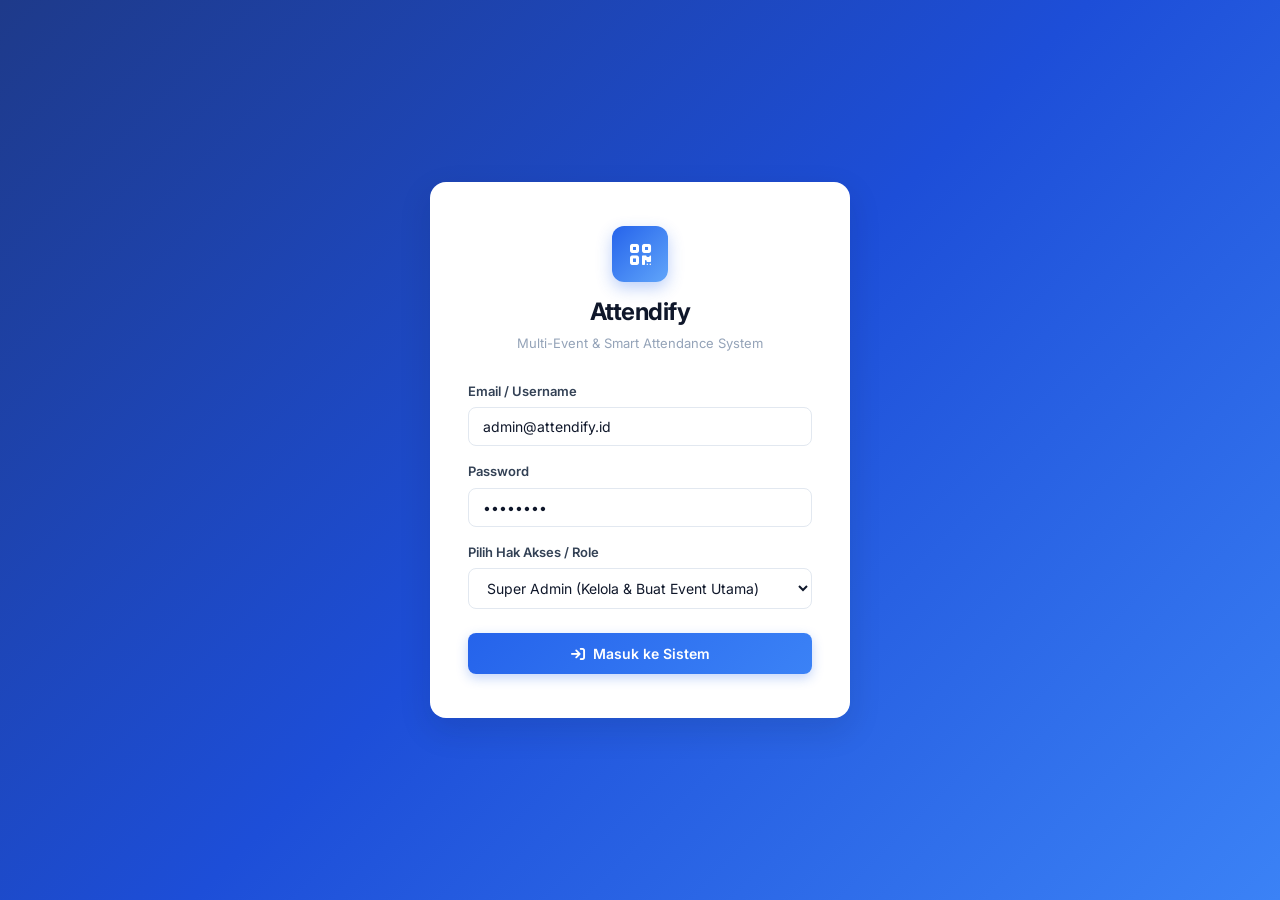
<file: fe/index.html>
<!DOCTYPE html>
<html lang="id">
<head>
  <meta charset="UTF-8" />
  <meta name="viewport" content="width=device-width, initial-scale=1.0" />
  <title>Attendify – Login</title>
  <link rel="preconnect" href="https://fonts.googleapis.com" />
  <link href="https://fonts.googleapis.com/css2?family=Inter:wght@300;400;500;600;700;800&display=swap" rel="stylesheet" />
  <link rel="stylesheet" href="https://cdnjs.cloudflare.com/ajax/libs/font-awesome/6.5.0/css/all.min.css" />
  <link rel="stylesheet" href="css/style.css" />
</head>
<body>
  <div id="login-page">
    <div class="login-card">
      <div class="login-logo">
        <div class="logo-icon"><i class="fa-solid fa-qrcode"></i></div>
        <h1>Attendify</h1>
        <p>Multi-Event & Smart Attendance System</p>
      </div>

      <div class="form-group">
        <label>Email / Username</label>
        <input type="email" id="login-email" placeholder="email@organisasi.com" value="admin@attendify.id" />
      </div>
      <div class="form-group">
        <label>Password</label>
        <input type="password" id="login-password" placeholder="••••••••" value="password" />
      </div>
      <div class="form-group">
        <label>Pilih Hak Akses / Role</label>
        <select id="login-role">
          <option value="superadmin">Super Admin (Kelola & Buat Event Utama)</option>
          <option value="admin">Admin / PIC (Kelola & Buat Sub Event)</option>
          <option value="member">Anggota (Scan QR & Riwayat Point)</option>
        </select>
      </div>
      <button class="btn-primary" onclick="doLogin()">
        <i class="fa-solid fa-arrow-right-to-bracket"></i>&nbsp; Masuk ke Sistem
      </button>
    </div>
  </div>

  <div id="toast-container"></div>

  <script src="js/data.js"></script>
  <script src="js/auth.js"></script>
  <script src="js/layout.js"></script>
  <script>
    document.addEventListener('DOMContentLoaded', () => {
      const savedRole = localStorage.getItem('attendify_current_role');
      if (savedRole && document.getElementById('login-role')) {
        document.getElementById('login-role').value = savedRole;
      }
    });
  </script>
</body>
</html>
</file>
<file: fe/css/style.css>
*,
    *::before,
    *::after {
      box-sizing: border-box;
      margin: 0;
      padding: 0;
    }
    :root {
      --blue-50: #eff6ff;
      --blue-100: #dbeafe;
      --blue-200: #bfdbfe;
      --blue-300: #93c5fd;
      --blue-400: #60a5fa;
      --blue-500: #3b82f6;
      --blue-600: #2563eb;
      --blue-700: #1d4ed8;
      --blue-800: #1e40af;
      --blue-900: #1e3a8a;
      --navy: #0f172a;
      --navy-800: #131d35;
      --navy-700: #1e293b;
      --navy-600: #334155;
      --slate-400: #94a3b8;
      --slate-300: #cbd5e1;
      --slate-200: #e2e8f0;
      --slate-100: #f1f5f9;
      --slate-50: #f8fafc;
      --white: #ffffff;
      --green-500: #22c55e;
      --green-100: #dcfce7;
      --red-500: #ef4444;
      --red-100: #fee2e2;
      --amber-500: #f59e0b;
      --amber-100: #fef3c7;
      --purple-500: #8b5cf6;
      --purple-100: #f3e8ff;
      --sidebar-w: 250px;
      --topbar-h: 64px;
      --radius-sm: 8px;
      --radius-md: 12px;
      --radius-lg: 16px;
      --shadow-sm: 0 1px 3px rgba(15, 23, 42, .06), 0 1px 2px rgba(15, 23, 42, .04);
      --shadow-md: 0 4px 14px rgba(15, 23, 42, .08), 0 2px 6px rgba(15, 23, 42, .05);
      --shadow-lg: 0 12px 32px rgba(15, 23, 42, .13);
    }
    body {
      font-family: 'Inter', sans-serif;
      background: var(--slate-50);
      color: var(--navy);
      font-size: 14px;
      line-height: 1.5;
      min-height: 100vh;
    }
    #app-shell {
      display: flex;
      min-height: 100vh;
    }
    #login-page {
      width: 100%;
      min-height: 100vh;
      background: linear-gradient(135deg, var(--blue-900) 0%, var(--blue-700) 50%, var(--blue-500) 100%);
      display: flex;
      align-items: center;
      justify-content: center;
      padding: 24px;
    }
    .login-card {
      background: var(--white);
      border-radius: var(--radius-lg);
      box-shadow: var(--shadow-lg);
      padding: 44px 38px;
      width: 100%;
      max-width: 420px;
    }
    .login-logo {
      display: flex;
      flex-direction: column;
      align-items: center;
      margin-bottom: 28px;
    }
    .login-logo .logo-icon {
      width: 56px;
      height: 56px;
      background: linear-gradient(135deg, var(--blue-600), var(--blue-400));
      border-radius: var(--radius-md);
      display: flex;
      align-items: center;
      justify-content: center;
      margin-bottom: 12px;
      box-shadow: 0 6px 16px rgba(37, 99, 235, .3);
    }
    .login-logo .logo-icon i {
      color: var(--white);
      font-size: 24px;
    }
    .login-logo h1 {
      font-size: 24px;
      font-weight: 700;
      color: var(--navy);
      letter-spacing: -0.5px;
    }
    .login-logo p {
      font-size: 13px;
      color: var(--slate-400);
      margin-top: 4px;
      text-align: center;
    }
    .form-group {
      margin-bottom: 16px;
    }
    .form-group label {
      display: block;
      font-size: 13px;
      font-weight: 600;
      color: var(--navy-600);
      margin-bottom: 6px;
    }
    .form-group input,
    .form-group select {
      width: 100%;
      padding: 10px 14px;
      border: 1.5px solid var(--slate-200);
      border-radius: var(--radius-sm);
      font-family: 'Inter', sans-serif;
      font-size: 14px;
      color: var(--navy);
      background: var(--white);
      transition: border-color .2s;
      outline: none;
    }
    .form-group input:focus,
    .form-group select:focus {
      border-color: var(--blue-500);
      box-shadow: 0 0 0 3px var(--blue-100);
    }
    .btn-primary {
      width: 100%;
      padding: 12px;
      background: linear-gradient(135deg, var(--blue-600), var(--blue-500));
      color: var(--white);
      border: none;
      border-radius: var(--radius-sm);
      font-family: 'Inter', sans-serif;
      font-size: 14px;
      font-weight: 600;
      cursor: pointer;
      transition: opacity .2s, transform .1s;
      margin-top: 8px;
      box-shadow: 0 4px 12px rgba(37, 99, 235, .28);
    }
    .btn-primary:hover {
      opacity: .92;
      transform: translateY(-1px);
    }
    .btn-primary:active {
      transform: translateY(0);
    }
    #sidebar {
      width: var(--sidebar-w);
      min-height: 100vh;
      background: var(--navy);
      display: flex;
      flex-direction: column;
      position: fixed;
      top: 0;
      left: 0;
      z-index: 100;
      transition: transform .3s ease;
    }
    .sidebar-brand {
      padding: 20px 20px 16px;
      border-bottom: 1px solid rgba(255, 255, 255, .08);
      display: flex;
      align-items: center;
      gap: 10px;
    }
    .sidebar-brand .brand-icon {
      width: 36px;
      height: 36px;
      background: linear-gradient(135deg, var(--blue-500), var(--blue-400));
      border-radius: 8px;
      display: flex;
      align-items: center;
      justify-content: center;
      flex-shrink: 0;
    }
    .sidebar-brand .brand-icon i {
      color: #fff;
      font-size: 15px;
    }
    .sidebar-brand .brand-name {
      font-size: 16px;
      font-weight: 700;
      color: #fff;
      letter-spacing: -0.3px;
    }
    .sidebar-brand .brand-sub {
      font-size: 11px;
      color: var(--slate-400);
      margin-top: 1px;
    }
    .sidebar-user {
      padding: 16px 20px;
      border-bottom: 1px solid rgba(255, 255, 255, .08);
      display: flex;
      align-items: center;
      gap: 10px;
    }
    .sidebar-user .avatar {
      width: 36px;
      height: 36px;
      border-radius: 50%;
      background: linear-gradient(135deg, var(--blue-500), var(--blue-300));
      display: flex;
      align-items: center;
      justify-content: center;
      font-size: 13px;
      font-weight: 700;
      color: #fff;
      flex-shrink: 0;
    }
    .sidebar-user .user-info .user-name {
      font-size: 13.5px;
      font-weight: 600;
      color: #fff;
    }
    .sidebar-user .user-info .user-role {
      font-size: 11px;
      color: var(--blue-300);
      display: inline-block;
      background: rgba(37, 99, 235, .25);
      padding: 1px 7px;
      border-radius: 12px;
      margin-top: 2px;
    }
    .sidebar-nav {
      padding: 12px 0;
      flex: 1;
      overflow-y: auto;
    }
    .nav-section-title {
      padding: 10px 20px 4px;
      font-size: 10px;
      font-weight: 700;
      color: var(--slate-400);
      text-transform: uppercase;
      letter-spacing: .08em;
    }
    .nav-item {
      display: flex;
      align-items: center;
      gap: 12px;
      padding: 10px 20px;
      color: #94a3b8;
      cursor: pointer;
      transition: background .15s, color .15s;
      font-size: 13.5px;
      font-weight: 500;
      user-select: none;
    }
    .nav-item i {
      width: 18px;
      font-size: 14px;
      flex-shrink: 0;
      text-align: center;
    }
    .nav-item:hover {
      background: rgba(255, 255, 255, .06);
      color: #fff;
    }
    .nav-item.active {
      background: rgba(59, 130, 246, .18);
      color: var(--blue-400);
      position: relative;
      font-weight: 600;
    }
    .nav-item.active::before {
      content: '';
      position: absolute;
      left: 0;
      top: 50%;
      transform: translateY(-50%);
      width: 3.5px;
      height: 65%;
      background: var(--blue-400);
      border-radius: 0 3px 3px 0;
    }
    .sidebar-bottom {
      padding: 12px 0;
      border-top: 1px solid rgba(255, 255, 255, .08);
    }
    #topbar {
      height: var(--topbar-h);
      background: var(--white);
      border-bottom: 1px solid var(--slate-200);
      display: flex;
      align-items: center;
      padding: 0 28px;
      position: fixed;
      top: 0;
      left: var(--sidebar-w);
      right: 0;
      z-index: 90;
      box-shadow: var(--shadow-sm);
    }
    .topbar-toggle {
      display: none;
      background: none;
      border: none;
      font-size: 20px;
      color: var(--navy-600);
      cursor: pointer;
      margin-right: 14px;
      padding: 4px;
    }
    .topbar-title {
      font-size: 17px;
      font-weight: 700;
      color: var(--navy);
      flex: 1;
    }
    .topbar-actions {
      display: flex;
      align-items: center;
      gap: 12px;
    }
    .role-pill {
      padding: 4px 10px;
      border-radius: 20px;
      font-size: 11.5px;
      font-weight: 600;
      background: var(--blue-50);
      color: var(--blue-700);
      border: 1px solid var(--blue-200);
    }
    .topbar-btn {
      width: 36px;
      height: 36px;
      border-radius: 50%;
      border: 1px solid var(--slate-200);
      background: var(--white);
      display: flex;
      align-items: center;
      justify-content: center;
      cursor: pointer;
      color: var(--navy-600);
      font-size: 14px;
      transition: background .15s;
      position: relative;
    }
    .topbar-btn:hover {
      background: var(--slate-100);
    }
    .notif-dot {
      position: absolute;
      top: 7px;
      right: 7px;
      width: 7px;
      height: 7px;
      background: var(--red-500);
      border-radius: 50%;
      border: 1.5px solid #fff;
    }
    .topbar-avatar {
      width: 36px;
      height: 36px;
      border-radius: 50%;
      background: linear-gradient(135deg, var(--blue-500), var(--blue-300));
      display: flex;
      align-items: center;
      justify-content: center;
      font-size: 13px;
      font-weight: 700;
      color: #fff;
      cursor: pointer;
    }
    #main-content {
      margin-left: var(--sidebar-w);
      margin-top: var(--topbar-h);
      padding: 28px;
      min-height: calc(100vh - var(--topbar-h));
      flex: 1;
    }
    .page {
      display: none;
    }
    .page.active {
      display: block;
      animation: fadeIn .2s ease;
    }
    @keyframes fadeIn {
      from {
        opacity: 0;
        transform: translateY(4px);
      }
      to {
        opacity: 1;
        transform: translateY(0);
      }
    }
    .breadcrumb-wrap {
      display: flex;
      align-items: center;
      gap: 8px;
      font-size: 13px;
      color: var(--slate-400);
      margin-bottom: 18px;
      flex-wrap: wrap;
    }
    .breadcrumb-item {
      color: var(--blue-600);
      font-weight: 500;
      cursor: pointer;
      transition: color .15s;
      text-decoration: none;
      display: inline-flex;
      align-items: center;
      gap: 5px;
    }
    .breadcrumb-item:hover {
      color: var(--blue-800);
      text-decoration: underline;
    }
    .breadcrumb-separator {
      color: var(--slate-300);
      font-size: 11px;
    }
    .breadcrumb-current {
      color: var(--navy);
      font-weight: 600;
    }
    .summary-grid {
      display: grid;
      grid-template-columns: repeat(4, 1fr);
      gap: 16px;
      margin-bottom: 24px;
    }
    .summary-card {
      background: var(--white);
      border-radius: var(--radius-md);
      padding: 20px;
      box-shadow: var(--shadow-sm);
      display: flex;
      align-items: flex-start;
      gap: 14px;
      border: 1px solid var(--slate-100);
    }
    .summary-icon {
      width: 44px;
      height: 44px;
      border-radius: 10px;
      display: flex;
      align-items: center;
      justify-content: center;
      font-size: 18px;
      flex-shrink: 0;
    }
    .icon-blue {
      background: var(--blue-50);
      color: var(--blue-600);
    }
    .icon-green {
      background: var(--green-100);
      color: var(--green-500);
    }
    .icon-amber {
      background: var(--amber-100);
      color: var(--amber-500);
    }
    .icon-purple {
      background: var(--purple-100);
      color: var(--purple-500);
    }
    .summary-info .label {
      font-size: 12px;
      color: var(--slate-400);
      font-weight: 500;
    }
    .summary-info .value {
      font-size: 24px;
      font-weight: 700;
      color: var(--navy);
      letter-spacing: -0.5px;
      margin-top: 2px;
    }
    .summary-info .trend {
      font-size: 11.5px;
      margin-top: 3px;
    }
    .trend-up {
      color: var(--green-500);
    }
    .trend-down {
      color: var(--red-500);
    }
    .card {
      background: var(--white);
      border-radius: var(--radius-md);
      box-shadow: var(--shadow-sm);
      border: 1px solid var(--slate-100);
      overflow: hidden;
      margin-bottom: 20px;
    }
    .card-body {
      padding: 20px;
    }
    .card-header {
      padding: 16px 20px;
      border-bottom: 1px solid var(--slate-100);
      display: flex;
      align-items: center;
      justify-content: space-between;
      flex-wrap: wrap;
      gap: 10px;
    }
    .card-title {
      font-size: 15px;
      font-weight: 700;
      color: var(--navy);
    }
    .card-subtitle {
      font-size: 12px;
      color: var(--slate-400);
      margin-top: 2px;
    }
    .dashboard-grid {
      display: grid;
      grid-template-columns: 1fr 1fr;
      gap: 18px;
    }
    .grid-col-2 {
      grid-column: span 2;
    }
    .chart-wrap {
      position: relative;
      height: 230px;
    }
    .table-wrap {
      overflow-x: auto;
    }
    table {
      width: 100%;
      border-collapse: collapse;
      font-size: 13.5px;
    }
    thead th {
      padding: 11px 16px;
      text-align: left;
      font-size: 11.5px;
      font-weight: 600;
      color: var(--slate-400);
      text-transform: uppercase;
      letter-spacing: .04em;
      background: var(--slate-50);
      border-bottom: 1px solid var(--slate-200);
    }
    tbody tr {
      border-bottom: 1px solid var(--slate-100);
      transition: background .12s;
    }
    tbody tr:hover {
      background: var(--slate-50);
    }
    tbody tr:last-child {
      border-bottom: none;
    }
    tbody td {
      padding: 13px 16px;
      color: var(--navy-700);
      vertical-align: middle;
    }
    .badge {
      display: inline-flex;
      align-items: center;
      gap: 5px;
      padding: 3.5px 10px;
      border-radius: 20px;
      font-size: 11.5px;
      font-weight: 600;
    }
    .badge-green {
      background: var(--green-100);
      color: #15803d;
    }
    .badge-red {
      background: var(--red-100);
      color: #b91c1c;
    }
    .badge-blue {
      background: var(--blue-100);
      color: var(--blue-700);
    }
    .badge-gray {
      background: var(--slate-100);
      color: var(--navy-600);
    }
    .badge-amber {
      background: var(--amber-100);
      color: #b45309;
    }
    .badge-purple {
      background: var(--purple-100);
      color: #7e22ce;
    }
    .btn {
      display: inline-flex;
      align-items: center;
      gap: 7px;
      padding: 8px 14px;
      border-radius: var(--radius-sm);
      font-family: 'Inter', sans-serif;
      font-size: 13px;
      font-weight: 600;
      cursor: pointer;
      border: none;
      transition: all .15s ease;
      user-select: none;
      text-decoration: none;
    }
    .btn:hover {
      opacity: .9;
      transform: translateY(-1px);
    }
    .btn:active {
      transform: translateY(0);
    }
    .btn-blue {
      background: var(--blue-600);
      color: #fff;
      box-shadow: 0 2px 8px rgba(37, 99, 235, .25);
    }
    .btn-blue:hover {
      background: var(--blue-700);
    }
    .btn-outline {
      background: transparent;
      color: var(--blue-600);
      border: 1.5px solid var(--blue-200);
    }
    .btn-outline:hover {
      background: var(--blue-50);
      border-color: var(--blue-400);
    }
    .btn-sm {
      padding: 5px 10px;
      font-size: 12px;
    }
    .btn-danger {
      background: var(--red-500);
      color: #fff;
    }
    .btn-danger:hover {
      background: #dc2626;
    }
    .btn-green {
      background: var(--green-500);
      color: #fff;
    }
    .btn-green:hover {
      background: #16a34a;
    }
    .toolbar {
      display: flex;
      align-items: center;
      gap: 12px;
      padding: 16px 20px;
      border-bottom: 1px solid var(--slate-100);
      flex-wrap: wrap;
    }
    .search-wrap {
      position: relative;
      flex: 1;
      min-width: 200px;
    }
    .search-wrap i {
      position: absolute;
      left: 11px;
      top: 50%;
      transform: translateY(-50%);
      color: var(--slate-400);
      font-size: 13px;
    }
    .search-wrap input {
      width: 100%;
      padding: 8px 12px 8px 34px;
      border: 1.5px solid var(--slate-200);
      border-radius: var(--radius-sm);
      font-family: 'Inter', sans-serif;
      font-size: 13px;
      outline: none;
      color: var(--navy);
      background: var(--white);
      transition: border-color .15s;
    }
    .search-wrap input:focus {
      border-color: var(--blue-500);
    }
    .filter-select {
      padding: 8px 12px;
      border: 1.5px solid var(--slate-200);
      border-radius: var(--radius-sm);
      font-family: 'Inter', sans-serif;
      font-size: 13px;
      color: var(--navy-600);
      background: var(--white);
      outline: none;
      cursor: pointer;
    }
    .event-primary-grid {
      display: grid;
      grid-template-columns: repeat(auto-fill, minmax(340px, 1fr));
      gap: 20px;
      padding: 20px;
    }
    .event-primary-card {
      border: 1.5px solid var(--slate-200);
      border-radius: var(--radius-lg);
      background: var(--white);
      box-shadow: var(--shadow-sm);
      transition: all .2s ease;
      overflow: hidden;
      display: flex;
      flex-direction: column;
    }
    .event-primary-card:hover {
      box-shadow: var(--shadow-md);
      border-color: var(--blue-300);
      transform: translateY(-2px);
    }
    .event-primary-header {
      background: linear-gradient(135deg, var(--blue-900), var(--blue-700));
      color: #fff;
      padding: 20px;
      position: relative;
    }
    .event-type-badge {
      font-size: 10.5px;
      text-transform: uppercase;
      letter-spacing: .08em;
      font-weight: 700;
      color: var(--blue-200);
      margin-bottom: 6px;
      display: flex;
      align-items: center;
      gap: 5px;
    }
    .event-primary-title {
      font-size: 17px;
      font-weight: 700;
      color: #fff;
      line-height: 1.3;
    }
    .event-primary-body {
      padding: 18px 20px;
      flex: 1;
    }
    .event-primary-desc {
      font-size: 13px;
      color: var(--navy-600);
      margin-bottom: 14px;
      line-height: 1.45;
    }
    .event-meta-list {
      display: flex;
      flex-direction: column;
      gap: 7px;
      margin-bottom: 16px;
    }
    .event-meta-item {
      font-size: 12.5px;
      color: var(--slate-400);
      display: flex;
      align-items: center;
      gap: 8px;
    }
    .event-meta-item i {
      color: var(--blue-500);
      width: 16px;
      text-align: center;
      font-size: 12px;
    }
    .subevent-pill-count {
      display: inline-flex;
      align-items: center;
      gap: 6px;
      background: var(--blue-50);
      color: var(--blue-700);
      border: 1px solid var(--blue-200);
      padding: 5px 12px;
      border-radius: 20px;
      font-size: 12px;
      font-weight: 600;
      margin-top: 4px;
    }
    .event-primary-footer {
      padding: 14px 20px;
      background: var(--slate-50);
      border-top: 1px solid var(--slate-100);
      display: flex;
      align-items: center;
      justify-content: space-between;
      gap: 10px;
    }
    .detail-hero {
      background: linear-gradient(135deg, var(--blue-900) 0%, var(--blue-700) 60%, var(--blue-600) 100%);
      border-radius: var(--radius-lg);
      padding: 30px;
      color: #fff;
      margin-bottom: 22px;
      box-shadow: 0 8px 24px rgba(30, 58, 138, .18);
      position: relative;
      overflow: hidden;
    }
    .detail-hero::after {
      content: '';
      position: absolute;
      right: -20px;
      bottom: -40px;
      width: 220px;
      height: 220px;
      background: radial-gradient(circle, rgba(255, 255, 255, .08) 0%, transparent 70%);
      border-radius: 50%;
      pointer-events: none;
    }
    .detail-hero-tag {
      display: inline-flex;
      align-items: center;
      gap: 6px;
      background: rgba(255, 255, 255, .15);
      padding: 3px 10px;
      border-radius: 20px;
      font-size: 11.5px;
      font-weight: 600;
      letter-spacing: .04em;
      margin-bottom: 10px;
    }
    .detail-hero h1 {
      font-size: 24px;
      font-weight: 800;
      margin-bottom: 8px;
      letter-spacing: -0.4px;
    }
    .detail-hero p {
      font-size: 13.5px;
      opacity: .9;
      max-width: 760px;
      margin-bottom: 18px;
      line-height: 1.5;
    }
    .detail-meta-grid {
      display: flex;
      flex-wrap: wrap;
      gap: 20px;
      font-size: 13px;
      opacity: .92;
      padding-top: 14px;
      border-top: 1px solid rgba(255, 255, 255, .14);
    }
    .detail-meta-grid span {
      display: flex;
      align-items: center;
      gap: 7px;
    }
    .subevent-tree-badge {
      display: inline-flex;
      align-items: center;
      gap: 6px;
      font-size: 11px;
      font-weight: 600;
      color: var(--blue-600);
      background: var(--blue-50);
      padding: 2px 8px;
      border-radius: 6px;
    }
    .attendance-progress-bar {
      width: 90px;
      height: 6px;
      background: var(--slate-100);
      border-radius: 3px;
      overflow: hidden;
      margin-right: 8px;
    }
    .attendance-progress-fill {
      height: 100%;
      background: linear-gradient(90deg, var(--blue-500), var(--green-500));
      border-radius: 3px;
    }
    .managed-tree-card {
      border: 1.5px solid var(--slate-200);
      border-radius: var(--radius-md);
      background: var(--white);
      margin-bottom: 18px;
      box-shadow: var(--shadow-sm);
      overflow: hidden;
    }
    .managed-tree-parent {
      background: var(--slate-50);
      padding: 16px 20px;
      border-bottom: 1px solid var(--slate-200);
      display: flex;
      align-items: center;
      justify-content: space-between;
    }
    .managed-parent-title {
      font-size: 15px;
      font-weight: 700;
      color: var(--navy);
      display: flex;
      align-items: center;
      gap: 8px;
    }
    .managed-tree-sublist {
      padding: 12px 20px;
    }
    .managed-tree-item {
      display: flex;
      align-items: center;
      justify-content: space-between;
      padding: 12px 14px 12px 32px;
      border-radius: var(--radius-sm);
      margin-bottom: 6px;
      background: var(--white);
      border: 1px solid var(--slate-100);
      position: relative;
      transition: all .15s ease;
    }
    .managed-tree-item:hover {
      background: var(--blue-50);
      border-color: var(--blue-200);
    }
    .managed-tree-item::before {
      content: '└──';
      position: absolute;
      left: 8px;
      top: 50%;
      transform: translateY(-50%);
      font-family: monospace;
      color: var(--blue-400);
      font-weight: 700;
    }
    .managed-sub-name {
      font-weight: 600;
      font-size: 14px;
      color: var(--navy);
    }
    .managed-sub-meta {
      font-size: 12px;
      color: var(--slate-400);
      margin-top: 2px;
      display: flex;
      align-items: center;
      gap: 12px;
    }
    .user-event-block {
      border: 1.5px solid var(--slate-200);
      border-radius: var(--radius-lg);
      background: var(--white);
      padding: 22px;
      margin-bottom: 22px;
      box-shadow: var(--shadow-sm);
    }
    .user-event-head {
      display: flex;
      align-items: flex-start;
      justify-content: space-between;
      margin-bottom: 16px;
      padding-bottom: 14px;
      border-bottom: 1px solid var(--slate-100);
      flex-wrap: wrap;
      gap: 12px;
    }
    .user-event-title {
      font-size: 17px;
      font-weight: 700;
      color: var(--navy);
    }
    .user-event-dates {
      font-size: 12.5px;
      color: var(--slate-400);
      margin-top: 3px;
      display: flex;
      align-items: center;
      gap: 6px;
    }
    .user-subevent-list {
      display: flex;
      flex-direction: column;
      gap: 9px;
      margin-top: 14px;
    }
    .user-subevent-row {
      display: flex;
      align-items: center;
      justify-content: space-between;
      padding: 10px 14px;
      border-radius: var(--radius-sm);
      background: var(--slate-50);
      border: 1px solid var(--slate-200);
      font-size: 13.5px;
    }
    .user-subevent-row.status-hadir {
      background: #f0fdf4;
      border-color: #bbf7d0;
    }
    .user-subevent-row.status-absen {
      background: #fef2f2;
      border-color: #fecaca;
    }
    .subevent-status-icon {
      width: 22px;
      height: 22px;
      border-radius: 50%;
      display: inline-flex;
      align-items: center;
      justify-content: center;
      font-size: 11px;
      margin-right: 8px;
      flex-shrink: 0;
    }
    .status-hadir .subevent-status-icon {
      background: var(--green-100);
      color: var(--green-500);
    }
    .status-absen .subevent-status-icon {
      background: var(--red-100);
      color: var(--red-500);
    }
    .status-upcoming .subevent-status-icon {
      background: var(--slate-200);
      color: var(--slate-400);
    }
    .modal-overlay {
      display: none;
      position: fixed;
      inset: 0;
      background: rgba(15, 23, 42, .5);
      backdrop-filter: blur(2px);
      z-index: 200;
      align-items: center;
      justify-content: center;
      padding: 24px;
    }
    .modal-overlay.open {
      display: flex;
    }
    .modal {
      background: var(--white);
      border-radius: var(--radius-lg);
      box-shadow: var(--shadow-lg);
      width: 100%;
      max-width: 520px;
      max-height: 90vh;
      overflow-y: auto;
      animation: modal-in .2s ease;
    }
    .modal-large {
      max-width: 680px;
    }
    @keyframes modal-in {
      from {
        opacity: 0;
        transform: translateY(20px) scale(.97);
      }
      to {
        opacity: 1;
        transform: translateY(0) scale(1);
      }
    }
    .modal-header {
      padding: 20px 24px 16px;
      border-bottom: 1px solid var(--slate-100);
      display: flex;
      align-items: center;
      justify-content: space-between;
    }
    .modal-header h3 {
      font-size: 16.5px;
      font-weight: 700;
      color: var(--navy);
    }
    .modal-close {
      width: 30px;
      height: 30px;
      border: none;
      background: var(--slate-100);
      border-radius: 50%;
      cursor: pointer;
      display: flex;
      align-items: center;
      justify-content: center;
      font-size: 14px;
      color: var(--navy-600);
      transition: background .15s;
    }
    .modal-close:hover {
      background: var(--slate-200);
    }
    .modal-body {
      padding: 22px 24px;
    }
    .modal-footer {
      padding: 16px 24px;
      border-top: 1px solid var(--slate-100);
      display: flex;
      gap: 10px;
      justify-content: flex-end;
    }
    .field-group {
      margin-bottom: 14px;
    }
    .field-group label {
      display: block;
      font-size: 12.5px;
      font-weight: 600;
      color: var(--navy-600);
      margin-bottom: 6px;
    }
    .field-group input,
    .field-group select,
    .field-group textarea {
      width: 100%;
      padding: 9px 12px;
      border: 1.5px solid var(--slate-200);
      border-radius: var(--radius-sm);
      font-family: 'Inter', sans-serif;
      font-size: 13.5px;
      color: var(--navy);
      outline: none;
      transition: border-color .15s;
      background: var(--white);
    }
    .field-group input:focus,
    .field-group select:focus,
    .field-group textarea:focus {
      border-color: var(--blue-500);
      box-shadow: 0 0 0 3px var(--blue-50);
    }
    .field-row {
      display: grid;
      grid-template-columns: 1fr 1fr;
      gap: 12px;
    }
    .qr-container {
      display: flex;
      flex-direction: column;
      align-items: center;
      gap: 16px;
      text-align: center;
    }
    #qr-canvas {
      width: 196px;
      height: 196px;
      border-radius: var(--radius-md);
      border: 3px solid var(--blue-100);
      padding: 8px;
      background: #fff;
      box-shadow: 0 4px 12px rgba(15, 23, 42, .06);
    }
    .live-dot {
      width: 8px;
      height: 8px;
      background: var(--green-500);
      border-radius: 50%;
      display: inline-block;
      animation: pulse 1.4s infinite;
    }
    @keyframes pulse {
      0%,
      100% {
        opacity: 1;
        transform: scale(1);
      }
      50% {
        opacity: .3;
        transform: scale(1.2);
      }
    }
    .qr-timer-box {
      background: var(--slate-50);
      border: 1px solid var(--slate-200);
      border-radius: var(--radius-sm);
      padding: 10px 18px;
      font-size: 13px;
      color: var(--slate-400);
    }
    .qr-timer-box span {
      font-weight: 700;
      color: var(--navy);
    }
    .scanner-frame {
      background: var(--navy);
      border-radius: var(--radius-md);
      height: 220px;
      display: flex;
      flex-direction: column;
      align-items: center;
      justify-content: center;
      gap: 12px;
      position: relative;
      overflow: hidden;
    }
    .scanner-frame::before {
      content: '';
      position: absolute;
      top: 50%;
      left: 50%;
      transform: translate(-50%, -50%);
      width: 150px;
      height: 150px;
      border: 2px solid var(--blue-400);
      border-radius: 8px;
    }
    .scanner-line {
      position: absolute;
      top: calc(50% - 75px);
      left: calc(50% - 75px);
      width: 150px;
      height: 2px;
      background: linear-gradient(90deg, transparent, var(--blue-400), transparent);
      animation: scan 1.8s infinite;
    }
    @keyframes scan {
      0% {
        top: calc(50% - 74px);
      }
      50% {
        top: calc(50% + 74px);
      }
      100% {
        top: calc(50% - 74px);
      }
    }
    .scanner-frame i {
      color: var(--blue-400);
      font-size: 28px;
    }
    .scanner-frame p {
      color: var(--slate-300);
      font-size: 13px;
    }
    #toast-container {
      position: fixed;
      bottom: 24px;
      right: 24px;
      z-index: 999;
      display: flex;
      flex-direction: column;
      gap: 8px;
    }
    .toast {
      background: var(--navy);
      color: #fff;
      padding: 12px 18px;
      border-radius: var(--radius-sm);
      font-size: 13px;
      font-weight: 500;
      box-shadow: var(--shadow-lg);
      display: flex;
      align-items: center;
      gap: 10px;
      animation: toast-in .3s ease;
      min-width: 240px;
    }
    .toast.toast-success {
      background: #064e3b;
    }
    .toast.toast-error {
      background: #7f1d1d;
    }
    .toast.toast-info {
      background: var(--blue-800);
    }
    @keyframes toast-in {
      from {
        opacity: 0;
        transform: translateX(30px);
      }
      to {
        opacity: 1;
        transform: translateX(0);
      }
    }
    .point-positive {
      color: var(--green-500);
      font-weight: 700;
    }
    .point-negative {
      color: var(--red-500);
      font-weight: 700;
    }
    .action-link {
      color: var(--blue-600);
      cursor: pointer;
      font-size: 12.5px;
      font-weight: 600;
      background: none;
      border: none;
      padding: 0;
      font-family: 'Inter', sans-serif;
      transition: opacity .15s;
    }
    .action-link:hover {
      opacity: .75;
      text-decoration: underline;
    }
    .action-link.danger {
      color: var(--red-500);
    }
    .actions-cell {
      display: flex;
      gap: 10px;
      align-items: center;
    }
    @media (max-width: 900px) {
      .summary-grid {
        grid-template-columns: repeat(2, 1fr);
      }
      .dashboard-grid {
        grid-template-columns: 1fr;
      }
      .grid-col-2 {
        grid-column: span 1;
      }
    }
    @media (max-width: 640px) {
      #sidebar {
        transform: translateX(-100%);
      }
      #sidebar.open {
        transform: translateX(0);
      }
      #topbar {
        left: 0;
      }
      #main-content {
        margin-left: 0;
        padding: 16px;
      }
      .topbar-toggle {
        display: flex;
      }
      .summary-grid {
        grid-template-columns: 1fr;
      }
      .field-row {
        grid-template-columns: 1fr;
      }
    }
</file>
